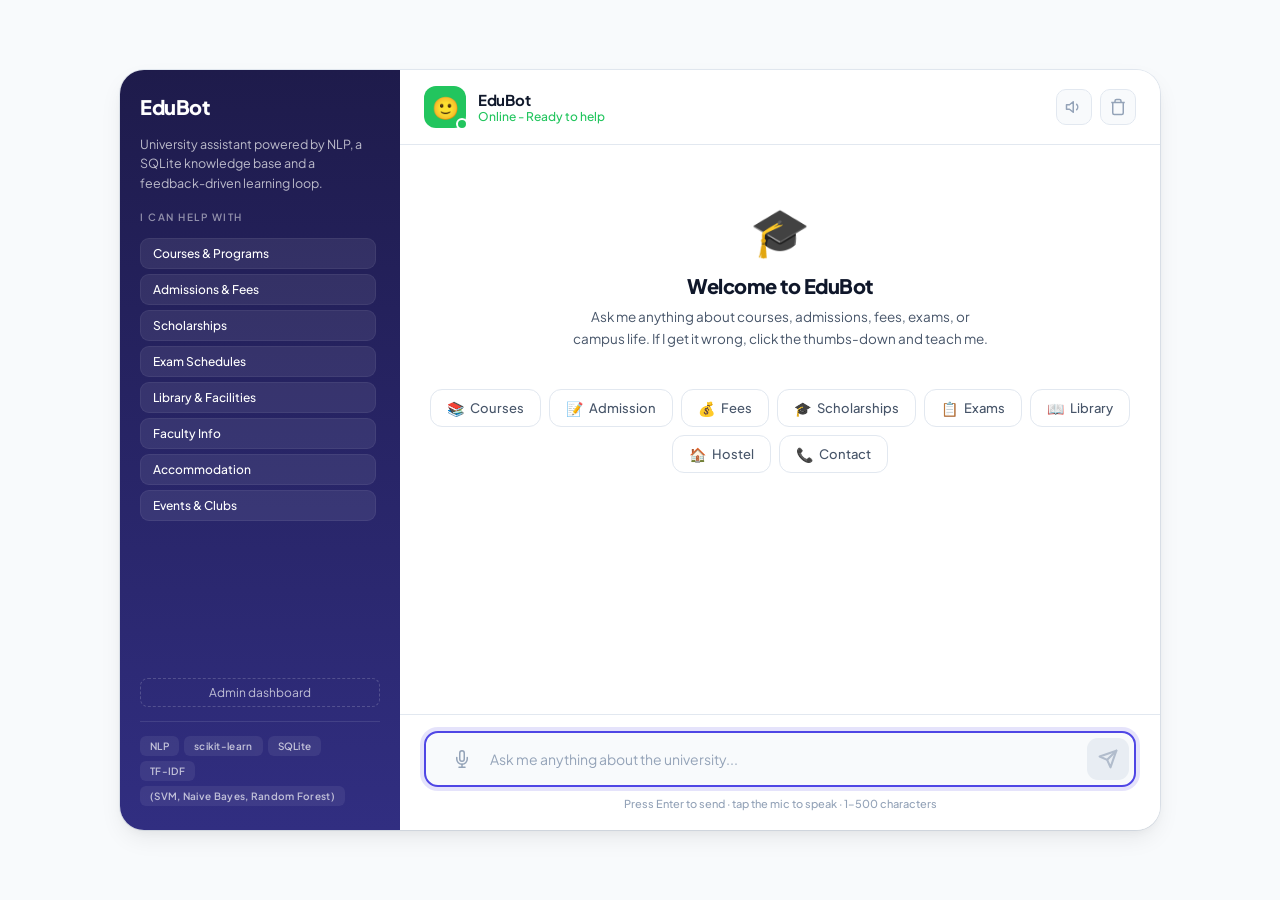
<file: templates/index.html>
<!DOCTYPE html>
<html lang="en">
<head>
    <meta charset="UTF-8">
    <meta name="viewport" content="width=device-width, initial-scale=1.0">
    <title>EduBot - University Assistant</title>
    <link rel="stylesheet" href="/static/style.css">
    <link rel="preconnect" href="https://fonts.googleapis.com">
    <link href="https://fonts.googleapis.com/css2?family=Plus+Jakarta+Sans:wght@400;500;600;700;800&display=swap" rel="stylesheet">
</head>
<body>
    <div class="app-wrapper">

        <!-- Sidebar -->
        <div class="sidebar">
            <div class="sidebar-logo">
                <span class="logo-text">EduBot</span>
            </div>
            <p class="sidebar-desc">University assistant powered by NLP, a SQLite knowledge base and a feedback-driven learning loop.</p>

            <div class="sidebar-topics">
                <p class="topics-label">I can help with</p>
                <button type="button" class="topic-tag" onclick="sendQuickMessage('What courses do you offer?')">Courses &amp; Programs</button>
                <button type="button" class="topic-tag" onclick="sendQuickMessage('How do I apply for admission and what are the fees?')">Admissions &amp; Fees</button>
                <button type="button" class="topic-tag" onclick="sendQuickMessage('Tell me about scholarships')">Scholarships</button>
                <button type="button" class="topic-tag" onclick="sendQuickMessage('When are the exams?')">Exam Schedules</button>
                <button type="button" class="topic-tag" onclick="sendQuickMessage('Tell me about the library')">Library &amp; Facilities</button>
                <button type="button" class="topic-tag" onclick="sendQuickMessage('Tell me about the faculty')">Faculty Info</button>
                <button type="button" class="topic-tag" onclick="sendQuickMessage('Is hostel accommodation available?')">Accommodation</button>
                <button type="button" class="topic-tag" onclick="sendQuickMessage('What events are coming up?')">Events &amp; Clubs</button>
            </div>

            <div class="sidebar-actions">
                <a class="sidebar-link" href="/admin" target="_blank">Admin dashboard</a>
            </div>

            <div class="sidebar-footer">
                <div class="tech-badge">NLP</div>
                <div class="tech-badge">scikit-learn</div>
                <div class="tech-badge">SQLite</div>
                <div class="tech-badge">TF-IDF</div>
                <div class="tech-badge">(SVM, Naive Bayes, Random Forest)</div>
            </div>
        </div>

        <!-- Chat Area -->
        <div class="chat-container">
            <div class="chat-header">
                <div class="header-left">
                    <div class="header-avatar mood-happy" id="headerAvatar">
                        <span class="mood-face" id="botAvatarFace">&#128578;</span>
                        <div class="status-dot"></div>
                    </div>
                    <div class="header-text">
                        <h1>EduBot</h1>
                        <p id="botMoodLabel">Online - Ready to help</p>
                    </div>
                </div>
                <div class="header-actions">
                    <button class="header-btn" id="ttsToggle" onclick="toggleTts()" title="Read replies aloud" aria-label="Toggle text to speech" aria-pressed="false">
                        <svg width="18" height="18" viewBox="0 0 24 24" fill="none" stroke="currentColor" stroke-width="2" stroke-linecap="round" stroke-linejoin="round"><polygon points="11 5 6 9 2 9 2 15 6 15 11 19 11 5"/><path d="M15.54 8.46a5 5 0 010 7.07"/></svg>
                    </button>
                    <button class="header-btn" onclick="clearChat()" title="Clear chat" aria-label="Clear chat">
                        <svg width="18" height="18" viewBox="0 0 24 24" fill="none" stroke="currentColor" stroke-width="2"><path d="M3 6h18M19 6v14a2 2 0 01-2 2H7a2 2 0 01-2-2V6m3 0V4a2 2 0 012-2h4a2 2 0 012 2v2"/></svg>
                    </button>
                </div>
            </div>

            <div class="chat-messages" id="chatMessages">
                <div class="welcome-card">
                    <div class="welcome-emoji">&#127891;</div>
                    <h2>Welcome to EduBot</h2>
                    <p>Ask me anything about courses, admissions, fees, exams, or campus life. If I get it wrong, click the thumbs-down and teach me.</p>
                </div>

                <div class="quick-actions" id="quickActions">
                    <button class="quick-btn" onclick="sendQuickMessage('What courses do you offer?')"><span class="quick-icon">&#128218;</span> Courses</button>
                    <button class="quick-btn" onclick="sendQuickMessage('How do I apply for admission?')"><span class="quick-icon">&#128221;</span> Admission</button>
                    <button class="quick-btn" onclick="sendQuickMessage('What are the fees?')"><span class="quick-icon">&#128176;</span> Fees</button>
                    <button class="quick-btn" onclick="sendQuickMessage('Tell me about scholarships')"><span class="quick-icon">&#127891;</span> Scholarships</button>
                    <button class="quick-btn" onclick="sendQuickMessage('When are the exams?')"><span class="quick-icon">&#128203;</span> Exams</button>
                    <button class="quick-btn" onclick="sendQuickMessage('Library hours')"><span class="quick-icon">&#128214;</span> Library</button>
                    <button class="quick-btn" onclick="sendQuickMessage('Is hostel available?')"><span class="quick-icon">&#127968;</span> Hostel</button>
                    <button class="quick-btn" onclick="sendQuickMessage('How to contact admin?')"><span class="quick-icon">&#128222;</span> Contact</button>
                </div>
            </div>

            <div class="chat-input-area">
                <div class="input-wrapper">
                    <button id="micBtn" class="mic-btn" type="button" onclick="toggleVoiceInput()" title="Speak your question" aria-label="Voice input" aria-pressed="false">
                        <svg width="18" height="18" viewBox="0 0 24 24" fill="none" stroke="currentColor" stroke-width="2" stroke-linecap="round" stroke-linejoin="round"><path d="M12 1a3 3 0 0 0-3 3v8a3 3 0 0 0 6 0V4a3 3 0 0 0-3-3z"/><path d="M19 10v2a7 7 0 0 1-14 0v-2"/><line x1="12" y1="19" x2="12" y2="23"/><line x1="8" y1="23" x2="16" y2="23"/></svg>
                    </button>
                    <input type="text" id="userInput"
                           placeholder="Ask me anything about the university..."
                           autocomplete="off" autofocus
                           maxlength="500"
                           aria-label="Your message"
                           required>
                    <button id="sendBtn" onclick="sendMessage()" aria-label="Send" disabled>
                        <svg width="20" height="20" viewBox="0 0 24 24" fill="none" stroke="currentColor" stroke-width="2.5" stroke-linecap="round" stroke-linejoin="round">
                            <line x1="22" y1="2" x2="11" y2="13"></line>
                            <polygon points="22 2 15 22 11 13 2 9 22 2"></polygon>
                        </svg>
                    </button>
                </div>
                <p class="input-hint">Press Enter to send &middot; tap the mic to speak &middot; 1&ndash;500 characters</p>
            </div>
        </div>
    </div>

    <script src="/static/script.js"></script>
</body>
</html>
</file>
<file: static/style.css>
/* EduBot v3 - chat UI + admin styles */

* { margin: 0; padding: 0; box-sizing: border-box; }

:root {
    --primary: #4f46e5;
    --primary-dark: #4338ca;
    --primary-light: #eef2ff;
    --primary-glow: rgba(79, 70, 229, 0.15);
    --bg: #f8fafc;
    --surface: #ffffff;
    --text: #0f172a;
    --text-secondary: #475569;
    --text-muted: #94a3b8;
    --border: #e2e8f0;
    --border-light: #f1f5f9;
    --bot-bubble: #f1f5f9;
    --user-bubble: #4f46e5;
    --success: #22c55e;
    --warning: #f59e0b;
    --danger: #ef4444;
    --shadow-sm: 0 1px 3px rgba(0,0,0,0.06), 0 1px 2px rgba(0,0,0,0.04);
    --shadow-md: 0 4px 6px -1px rgba(0,0,0,0.07), 0 2px 4px -1px rgba(0,0,0,0.04);
    --shadow-lg: 0 10px 25px -3px rgba(0,0,0,0.08), 0 4px 10px -2px rgba(0,0,0,0.04);
    --radius: 14px;
    --radius-sm: 8px;
    --font: 'Plus Jakarta Sans', -apple-system, BlinkMacSystemFont, sans-serif;
}

body {
    font-family: var(--font);
    background: var(--bg);
    display: flex;
    justify-content: center;
    align-items: center;
    min-height: 100vh;
    color: var(--text);
    padding: 20px;
}

/* ---------- App layout ---------- */

.app-wrapper {
    display: flex;
    width: 100%;
    max-width: 1040px;
    /* Use min() so we never demand more vertical space than the viewport
       provides. Eliminates the "92vh + 40px padding overflows the screen"
       problem on laptops shorter than ~800px. */
    height: min(92vh, 760px);
    min-height: 480px;
    background: var(--surface);
    border-radius: 24px;
    box-shadow: var(--shadow-lg), 0 0 0 1px var(--border);
    overflow: hidden;
}

/* ---------- Sidebar ---------- */

.sidebar {
    width: 280px;
    background: linear-gradient(180deg, #1e1b4b 0%, #312e81 100%);
    color: white;
    padding: 24px 20px;
    display: flex;
    flex-direction: column;
    flex-shrink: 0;
    /* If the inner content exceeds the wrapper height (small laptop
       screens), let the sidebar scroll on its own instead of bleeding
       sections into each other. */
    overflow-y: auto;
    min-height: 0;
}

.sidebar::-webkit-scrollbar { width: 4px; }
.sidebar::-webkit-scrollbar-track { background: transparent; }
.sidebar::-webkit-scrollbar-thumb {
    background: rgba(255, 255, 255, 0.15);
    border-radius: 10px;
}

.sidebar-logo {
    display: flex;
    align-items: center;
    gap: 10px;
    margin-bottom: 16px;
}

.logo-icon {
    width: 40px; height: 40px;
    background: rgba(255,255,255,0.15);
    border-radius: 12px;
    display: flex; align-items: center; justify-content: center;
    font-size: 18px; font-weight: 800;
    backdrop-filter: blur(10px);
    border: 1px solid rgba(255,255,255,0.1);
}

.logo-text { font-size: 20px; font-weight: 800; letter-spacing: -0.5px; }

.version-badge {
    margin-left: auto;
    background: rgba(34, 197, 94, 0.18);
    color: #86efac;
    border: 1px solid rgba(34, 197, 94, 0.3);
    border-radius: 999px;
    font-size: 10px;
    font-weight: 700;
    padding: 3px 8px;
    letter-spacing: 0.4px;
}

.sidebar-desc { font-size: 12.5px; line-height: 1.55; opacity: 0.7; margin-bottom: 18px; }

.topics-label {
    font-size: 10px; text-transform: uppercase; letter-spacing: 1.5px;
    opacity: 0.5; margin-bottom: 10px; font-weight: 600;
}

.sidebar-topics {
    display: flex;
    flex-direction: column;
    gap: 5px;
    /* Don't let the topics list push other sections out of view.
       Take whatever vertical room remains, then scroll the rest. */
    flex: 1 1 auto;
    min-height: 0;
    overflow-y: auto;
    padding-right: 4px;
    margin-bottom: 16px;
}

.sidebar-topics::-webkit-scrollbar { width: 3px; }
.sidebar-topics::-webkit-scrollbar-thumb {
    background: rgba(255, 255, 255, 0.18);
    border-radius: 10px;
}

.topic-tag {
    padding: 7px 12px;
    background: rgba(255,255,255,0.08);
    border-radius: 9px;
    font-size: 12px;
    font-weight: 500;
    border: 1px solid rgba(255,255,255,0.06);
    transition: background 0.2s, transform 0.15s, border-color 0.2s;
    flex-shrink: 0;
    /* button reset */
    color: inherit;
    font-family: inherit;
    text-align: left;
    cursor: pointer;
    width: 100%;
    display: block;
}
.topic-tag:hover {
    background: rgba(255,255,255,0.16);
    border-color: rgba(255,255,255,0.22);
    transform: translateX(2px);
}
.topic-tag:active { transform: translateX(2px) scale(0.98); }
.topic-tag:focus-visible {
    outline: 2px solid rgba(255,255,255,0.5);
    outline-offset: 2px;
}

.sidebar-actions {
    display: flex; flex-direction: column; gap: 8px;
    margin-top: 0;
    flex-shrink: 0;
}

.sidebar-btn {
    background: rgba(255,255,255,0.12);
    border: 1px solid rgba(255,255,255,0.18);
    color: white;
    border-radius: 10px;
    padding: 10px;
    font-size: 13px;
    font-weight: 600;
    cursor: pointer;
    transition: background 0.2s;
    font-family: inherit;
}
.sidebar-btn:hover { background: rgba(255,255,255,0.2); }

.sidebar-link {
    text-align: center;
    color: rgba(255,255,255,0.7);
    text-decoration: none;
    font-size: 12px;
    padding: 6px;
    border-radius: 8px;
    border: 1px dashed rgba(255,255,255,0.18);
}
.sidebar-link:hover { color: white; background: rgba(255,255,255,0.05); }

.sidebar-footer {
    display: flex; flex-wrap: wrap; gap: 5px;
    margin-top: 14px; padding-top: 14px;
    border-top: 1px solid rgba(255,255,255,0.1);
    flex-shrink: 0;
}

.tech-badge {
    padding: 4px 10px;
    background: rgba(255,255,255,0.1);
    border-radius: 6px;
    font-size: 10px;
    font-weight: 600;
    letter-spacing: 0.3px;
    opacity: 0.7;
}

/* ---------- Chat container ---------- */

.chat-container { flex: 1; display: flex; flex-direction: column; min-width: 0; }

.chat-header {
    display: flex; align-items: center; justify-content: space-between;
    padding: 16px 24px;
    border-bottom: 1px solid var(--border);
    background: var(--surface);
}

.header-left { display: flex; align-items: center; gap: 12px; }

.header-avatar {
    width: 42px; height: 42px;
    background: var(--primary);
    border-radius: 12px;
    display: flex; align-items: center; justify-content: center;
    font-size: 16px; font-weight: 800; color: white;
    position: relative;
}

.status-dot {
    position: absolute; bottom: -2px; right: -2px;
    width: 12px; height: 12px;
    background: var(--success);
    border-radius: 50%;
    border: 2.5px solid var(--surface);
}

.header-text h1 { font-size: 15px; font-weight: 700; letter-spacing: -0.3px; }
.header-text p  { font-size: 12px; color: var(--success); font-weight: 500; }

.header-btn {
    width: 36px; height: 36px;
    background: var(--bg); border: 1px solid var(--border);
    border-radius: 10px; cursor: pointer;
    display: flex; align-items: center; justify-content: center;
    color: var(--text-muted); transition: all 0.15s;
}
.header-btn:hover { background: var(--border-light); color: var(--text-secondary); }
.header-btn.is-active {
    background: var(--primary-light);
    border-color: var(--primary);
    color: var(--primary);
}
.header-actions { display: flex; gap: 8px; align-items: center; }

/* ---------- Mood avatar (emotional intelligence) ---------- */
/* The avatar swaps face + colour based on the bot's confidence in
   the last reply. high (>=0.7 or DB answer) -> happy; medium -> neutral;
   low / fallback -> confused. Styled with a transition so the swap is
   visible to the user. */
.header-avatar { transition: background 0.35s ease, transform 0.25s ease; }
.header-avatar.mood-happy    { background: var(--success); }
.header-avatar.mood-neutral  { background: var(--warning); }
.header-avatar.mood-confused { background: var(--danger); }
.header-avatar.mood-thinking { background: var(--text-secondary); }
.header-avatar.is-bouncing { transform: scale(1.08); }
.mood-face { font-size: 22px; line-height: 1; }
.bot-message .message-avatar .mood-face { font-size: 16px; }
.bot-message .message-avatar.mood-happy    { background: var(--success); }
.bot-message .message-avatar.mood-neutral  { background: var(--warning); }
.bot-message .message-avatar.mood-confused { background: var(--danger); }

/* ---------- Messages ---------- */

.chat-messages {
    flex: 1; overflow-y: auto; padding: 24px;
    display: flex; flex-direction: column; gap: 16px;
    scroll-behavior: smooth;
}
.chat-messages::-webkit-scrollbar { width: 4px; }
.chat-messages::-webkit-scrollbar-thumb { background: var(--border); border-radius: 10px; }

.welcome-card { text-align: center; padding: 30px 20px 20px; }
.welcome-emoji { font-size: 48px; margin-bottom: 12px; }
.welcome-card h2 {
    font-size: 20px; font-weight: 800; margin-bottom: 8px; letter-spacing: -0.5px;
}
.welcome-card p {
    font-size: 13.5px; color: var(--text-secondary);
    line-height: 1.6; max-width: 420px; margin: 0 auto;
}

.quick-actions {
    display: flex; flex-wrap: wrap; gap: 8px;
    justify-content: center; padding: 4px 0 8px;
}

.quick-btn {
    padding: 9px 16px;
    background: var(--surface);
    border: 1.5px solid var(--border);
    border-radius: 12px;
    font-size: 13px; font-family: var(--font);
    color: var(--text-secondary);
    cursor: pointer; transition: all 0.2s; font-weight: 500;
    display: flex; align-items: center; gap: 6px;
}
.quick-btn:hover {
    background: var(--primary-light); border-color: var(--primary);
    color: var(--primary); transform: translateY(-1px); box-shadow: var(--shadow-sm);
}
.quick-icon { font-size: 14px; }

.message {
    display: flex; gap: 10px; max-width: 86%;
    animation: slideIn 0.3s ease;
}
@keyframes slideIn {
    from { opacity: 0; transform: translateY(8px); }
    to   { opacity: 1; transform: translateY(0); }
}

.bot-message  { align-self: flex-start; }
.user-message { align-self: flex-end; flex-direction: row-reverse; }

.message-avatar {
    width: 32px; height: 32px;
    border-radius: 10px;
    display: flex; align-items: center; justify-content: center;
    flex-shrink: 0; font-weight: 700; font-size: 12px;
}
.bot-message  .message-avatar { background: var(--primary); color: white; }
.user-message .message-avatar { background: var(--text); color: white; }

.message-content { display: flex; flex-direction: column; gap: 4px; }

.message-bubble {
    padding: 12px 16px;
    border-radius: var(--radius);
    font-size: 13.5px;
    line-height: 1.6;
    white-space: pre-line;
}
.bot-message .message-bubble {
    background: var(--bot-bubble); color: var(--text);
    border-top-left-radius: 4px;
    border: 1px solid var(--border-light);
}
.user-message .message-bubble {
    background: var(--user-bubble); color: white;
    border-top-right-radius: 4px;
}

.message-time {
    font-size: 10.5px; color: var(--text-muted);
    padding: 0 4px; font-weight: 500;
}
.user-message .message-time { text-align: right; }

.message-meta {
    display: flex; align-items: center; gap: 8px;
    padding: 0 4px; flex-wrap: wrap;
}

.confidence-badge {
    font-size: 10px; padding: 2px 7px;
    border-radius: 6px; font-weight: 600; letter-spacing: 0.2px;
}
.confidence-high   { background: #dcfce7; color: #166534; }
.confidence-medium { background: #fef9c3; color: #854d0e; }
.confidence-low    { background: #fee2e2; color: #991b1b; }

.source-badge {
    font-size: 9.5px;
    padding: 2px 7px;
    border-radius: 6px;
    font-weight: 700;
    letter-spacing: 0.5px;
    text-transform: uppercase;
}
.source-database { background: #e0f2fe; color: #075985; }
.source-static   { background: #f1f5f9; color: #475569; }
.source-fallback { background: #fee2e2; color: #991b1b; }

/* ---------- Feedback row ---------- */

.feedback-row {
    display: flex; align-items: center; gap: 8px;
    padding: 6px 4px 0 4px; flex-wrap: wrap;
}
.feedback-prompt {
    font-size: 11px;
    color: var(--text-muted);
    font-weight: 500;
}
.feedback-btn {
    background: var(--bg);
    border: 1px solid var(--border);
    border-radius: 8px;
    padding: 4px 10px;
    font-size: 13px;
    cursor: pointer;
    font-family: inherit;
    transition: all 0.15s;
}
.feedback-btn:hover {
    background: var(--primary-light);
    border-color: var(--primary);
}
.feedback-save {
    background: var(--primary);
    color: white;
    border-color: var(--primary);
    font-size: 11px;
    font-weight: 600;
}
.feedback-save:hover { background: var(--primary-dark); color: white; }

.feedback-select {
    font-size: 11px;
    padding: 4px 8px;
    border: 1px solid var(--border);
    border-radius: 8px;
    background: var(--surface);
    font-family: inherit;
    color: var(--text);
}

.feedback-thanks {
    font-size: 11px;
    color: var(--success);
    font-weight: 600;
}

/* ---------- Typing indicator ---------- */

.typing-indicator {
    display: flex; gap: 5px;
    padding: 14px 18px;
    background: var(--bot-bubble);
    border-radius: var(--radius);
    border-top-left-radius: 4px;
    border: 1px solid var(--border-light);
    width: fit-content;
}
.typing-indicator span {
    width: 6px; height: 6px;
    background: var(--text-muted);
    border-radius: 50%;
    animation: bounce 1.4s infinite;
}
.typing-indicator span:nth-child(2) { animation-delay: 0.15s; }
.typing-indicator span:nth-child(3) { animation-delay: 0.3s; }
@keyframes bounce {
    0%, 60%, 100% { transform: translateY(0); opacity: 0.3; }
    30%           { transform: translateY(-6px); opacity: 1; }
}

/* ---------- Input ---------- */

.chat-input-area {
    padding: 16px 24px 20px;
    border-top: 1px solid var(--border);
    background: var(--surface);
    position: relative;          /* anchor for the toast container */
}

.input-wrapper {
    display: flex; gap: 10px; align-items: center;
    background: var(--bg);
    border-radius: 14px;
    padding: 5px 5px 5px 18px;
    border: 2px solid var(--border);
    transition: all 0.2s;
}
.input-wrapper:focus-within {
    border-color: var(--primary);
    box-shadow: 0 0 0 4px var(--primary-glow);
}

#userInput {
    flex: 1; border: none; outline: none; background: none;
    font-size: 14px; font-family: var(--font);
    color: var(--text); padding: 10px 0; font-weight: 500;
}
#userInput::placeholder { color: var(--text-muted); font-weight: 400; }

.mic-btn {
    width: 36px; height: 36px;
    background: transparent; color: var(--text-muted);
    border: none; border-radius: 10px;
    cursor: pointer;
    display: flex; align-items: center; justify-content: center;
    transition: all 0.15s; flex-shrink: 0;
}
.mic-btn:hover { background: var(--border-light); color: var(--primary); }
.mic-btn.is-listening {
    color: var(--danger); background: #fee2e2;
    animation: micPulse 1.1s ease-in-out infinite;
}
.mic-btn.is-disabled { opacity: 0.4; cursor: not-allowed; }
@keyframes micPulse {
    0%, 100% { box-shadow: 0 0 0 0 rgba(239, 68, 68, 0.45); }
    50%      { box-shadow: 0 0 0 6px rgba(239, 68, 68, 0); }
}

#sendBtn {
    width: 42px; height: 42px;
    background: var(--primary); color: white;
    border: none; border-radius: 11px;
    cursor: pointer;
    display: flex; align-items: center; justify-content: center;
    transition: all 0.15s; flex-shrink: 0;
}
#sendBtn:hover:not(:disabled)  { background: var(--primary-dark); transform: scale(1.04); }
#sendBtn:active:not(:disabled) { transform: scale(0.96); }
#sendBtn:disabled,
#sendBtn.is-disabled {
    background: var(--border);
    color: var(--text-muted);
    cursor: not-allowed;
    opacity: 0.7;
}

/* Brief shake when the user tries to send invalid input. */
@keyframes inputShake {
    0%, 100% { transform: translateX(0); }
    25%      { transform: translateX(-4px); }
    75%      { transform: translateX(4px); }
}
.input-error {
    animation: inputShake 0.25s ease;
}
.input-wrapper:has(.input-error),
.input-wrapper.input-error-wrapper {
    border-color: var(--danger);
    box-shadow: 0 0 0 4px rgba(239, 68, 68, 0.12);
}

.input-hint {
    text-align: center; font-size: 11px;
    color: var(--text-muted); margin-top: 10px; font-weight: 500;
}

/* ---------- Inline input warning ---------- */
/* Anchored to the chat-input-area so the warning shows right above the
   text box where the user typed - more contextual than a corner toast. */

.toast-container {
    position: absolute;
    /* Sit just above the input-wrapper, with a small gap so the
       warning visually points down at the input. */
    left: 24px;
    right: 24px;
    bottom: calc(100% - 8px);
    display: flex;
    flex-direction: column-reverse;     /* newest toast closest to the input */
    gap: 8px;
    z-index: 50;
    pointer-events: none;
}

.toast {
    display: flex;
    align-items: flex-start;
    gap: 10px;
    padding: 10px 10px 10px 12px;
    border-radius: 12px;
    background: var(--surface);
    border: 1px solid var(--border);
    box-shadow:
        0 12px 28px -10px rgba(15, 23, 42, 0.18),
        0 3px 8px -2px rgba(15, 23, 42, 0.06);
    pointer-events: auto;
    opacity: 0;
    transform: translateY(10px) scale(0.98);
    transition: opacity 0.2s ease, transform 0.2s ease;
    font-family: var(--font);
    font-size: 12.5px;
    line-height: 1.45;
    color: var(--text);
}

.toast-show { opacity: 1; transform: translateY(0) scale(1); }
.toast-hide { opacity: 0; transform: translateY(10px) scale(0.98); }

.toast-icon {
    flex-shrink: 0;
    width: 26px; height: 26px;
    display: flex; align-items: center; justify-content: center;
    border-radius: 8px;
    font-size: 14px;
    font-weight: 700;
    line-height: 1;
}

.toast-text {
    flex: 1;
    color: var(--text);
    font-weight: 500;
    padding-top: 4px;
}

.toast-close {
    flex-shrink: 0;
    background: transparent;
    border: none;
    cursor: pointer;
    width: 24px; height: 24px;
    border-radius: 6px;
    font-size: 18px;
    line-height: 1;
    color: var(--text-muted);
    font-family: inherit;
    transition: background 0.15s, color 0.15s;
    padding: 0;
    margin-top: 2px;
}
.toast-close:hover {
    background: var(--bg);
    color: var(--text);
}

/* Variants - left accent bar + tinted icon */
.toast-warning {
    border-left: 4px solid var(--warning);
    background: linear-gradient(0deg, var(--surface), var(--surface)),
                linear-gradient(0deg, rgba(245, 158, 11, 0.06), rgba(245, 158, 11, 0.06));
    background-blend-mode: normal;
}
.toast-warning .toast-icon {
    background: rgba(245, 158, 11, 0.15);
    color: var(--warning);
}

.toast-error {
    border-left: 4px solid var(--danger);
}
.toast-error .toast-icon {
    background: rgba(239, 68, 68, 0.15);
    color: var(--danger);
}

.toast-info {
    border-left: 4px solid var(--primary);
}
.toast-info .toast-icon {
    background: var(--primary-light);
    color: var(--primary);
}

@media (max-width: 480px) {
    .toast-container { left: 12px; right: 12px; }
    .toast { font-size: 12px; padding: 8px 10px; }
}

/* ---------- Modal (teach the bot) ---------- */

.modal-backdrop {
    position: fixed; inset: 0;
    background: rgba(15, 23, 42, 0.6);
    display: flex; align-items: center; justify-content: center;
    z-index: 1000;
    backdrop-filter: blur(2px);
    padding: 16px;
}
.modal-backdrop[hidden] { display: none; }

.modal {
    background: var(--surface);
    border-radius: 16px;
    padding: 24px;
    width: min(440px, 100%);
    /* Phones in landscape can have very little vertical room; let the
       modal body scroll instead of clipping the action buttons. */
    max-height: calc(100vh - 32px);
    overflow-y: auto;
    box-shadow: var(--shadow-lg);
    display: flex; flex-direction: column; gap: 8px;
}
.modal-header {
    display: flex; align-items: center; justify-content: space-between;
}
.modal-header h3 { font-size: 17px; font-weight: 800; letter-spacing: -0.3px; }
.modal-close {
    background: none; border: none; cursor: pointer;
    font-size: 22px; color: var(--text-muted);
    line-height: 1;
}
.modal-subtitle {
    font-size: 12.5px;
    color: var(--text-secondary);
    margin-bottom: 8px;
    line-height: 1.5;
}
.modal-label {
    font-size: 11px; font-weight: 600;
    color: var(--text-muted); text-transform: uppercase;
    letter-spacing: 0.5px;
    margin-top: 8px;
}
.modal input[type="text"],
.modal select {
    width: 100%;
    padding: 10px 12px;
    border: 1.5px solid var(--border);
    border-radius: 10px;
    font-size: 13.5px;
    font-family: inherit;
    background: var(--surface);
    color: var(--text);
    transition: border-color 0.15s;
}
.modal input[type="text"]:focus,
.modal select:focus {
    outline: none;
    border-color: var(--primary);
    box-shadow: 0 0 0 3px var(--primary-glow);
}

.modal-actions {
    display: flex; justify-content: flex-end; gap: 8px;
    margin-top: 12px;
}
.btn-primary, .btn-secondary {
    padding: 9px 18px;
    border-radius: 10px;
    font-size: 13px;
    font-weight: 600;
    cursor: pointer;
    border: 1.5px solid transparent;
    font-family: inherit;
    text-decoration: none;
    transition: all 0.15s;
}
.btn-primary {
    background: var(--primary); color: white; border-color: var(--primary);
}
.btn-primary:hover { background: var(--primary-dark); border-color: var(--primary-dark); }
.btn-secondary {
    background: var(--bg); color: var(--text-secondary);
    border-color: var(--border);
}
.btn-secondary:hover { background: var(--border-light); }

.modal-status {
    font-size: 12px;
    color: var(--text-secondary);
    margin-top: 6px;
    min-height: 16px;
}

.modal-counter {
    align-self: flex-end;
    font-size: 10.5px;
    color: var(--text-muted);
    margin-top: -4px;
    font-variant-numeric: tabular-nums;
    transition: color 0.15s;
}
.modal-counter.counter-warn  { color: var(--warning); font-weight: 600; }
.modal-counter.counter-error { color: var(--danger);  font-weight: 700; }

/* ---------- Admin page ---------- */

.admin-body {
    display: block; padding: 0; background: var(--bg);
}

.admin-container {
    max-width: 1100px;
    margin: 0 auto;
    padding: 32px 24px 80px;
}

.admin-header {
    display: flex; align-items: center; justify-content: space-between;
    margin-bottom: 32px; gap: 16px; flex-wrap: wrap;
}
.admin-header h1 { font-size: 24px; font-weight: 800; letter-spacing: -0.5px; }
.admin-header p  { color: var(--text-secondary); font-size: 13px; }

.admin-section {
    background: var(--surface);
    border: 1px solid var(--border);
    border-radius: 16px;
    padding: 24px;
    margin-bottom: 20px;
    box-shadow: var(--shadow-sm);
}
.admin-section h2 {
    font-size: 16px; font-weight: 700;
    margin-bottom: 12px; letter-spacing: -0.2px;
}
.admin-section p { color: var(--text-secondary); font-size: 13px; line-height: 1.6; margin-bottom: 12px; }

.stat-grid {
    display: grid;
    grid-template-columns: repeat(auto-fill, minmax(140px, 1fr));
    gap: 12px;
}
.stat-card {
    background: var(--bg);
    border: 1px solid var(--border);
    border-radius: 12px;
    padding: 14px;
    display: flex; flex-direction: column; gap: 4px;
}
.stat-value {
    font-size: 22px; font-weight: 800;
    color: var(--primary); letter-spacing: -0.5px;
}
.stat-label {
    font-size: 11px;
    color: var(--text-muted);
    text-transform: capitalize;
    font-weight: 500;
}

.admin-table {
    width: 100%; border-collapse: collapse;
    font-size: 12.5px;
}
.admin-table th, .admin-table td {
    text-align: left; padding: 8px 10px;
    border-bottom: 1px solid var(--border-light);
    vertical-align: top;
}
.admin-table th {
    background: var(--bg);
    font-weight: 700; color: var(--text-secondary);
    text-transform: uppercase;
    letter-spacing: 0.3px;
    font-size: 10.5px;
}
.admin-table code {
    background: var(--primary-light);
    color: var(--primary);
    padding: 1px 6px; border-radius: 5px;
    font-size: 11px;
}
.row-bad td  { background: rgba(254, 226, 226, 0.4); }
.row-good td { background: rgba(220, 252, 231, 0.3); }
.empty-msg   { font-style: italic; color: var(--text-muted); }

/* ---------- Pending suggestions / admin teach form ---------- */

.section-badge {
    display: inline-block;
    margin-left: 8px;
    background: var(--warning);
    color: white;
    font-size: 12px;
    font-weight: 700;
    padding: 2px 9px;
    border-radius: 999px;
    vertical-align: middle;
}

.btn-mini {
    border: 1px solid var(--border);
    background: var(--surface);
    border-radius: 8px;
    padding: 5px 10px;
    font-size: 12px;
    font-weight: 600;
    font-family: inherit;
    cursor: pointer;
    margin-right: 4px;
    transition: all 0.15s;
}
.btn-mini:hover { transform: translateY(-1px); box-shadow: var(--shadow-sm); }
.btn-approve {
    border-color: var(--success);
    color: var(--success);
}
.btn-approve:hover { background: var(--success); color: white; }
.btn-discard {
    border-color: var(--danger);
    color: var(--danger);
}
.btn-discard:hover { background: var(--danger); color: white; }

.teach-form {
    display: flex;
    flex-direction: column;
    gap: 12px;
    max-width: 520px;
}
.teach-form-row {
    display: flex;
    flex-direction: column;
    gap: 4px;
}
.teach-form input[type="text"],
.teach-form select {
    width: 100%;
    padding: 9px 12px;
    border: 1.5px solid var(--border);
    border-radius: 10px;
    font-size: 13.5px;
    font-family: inherit;
    background: var(--surface);
    color: var(--text);
    transition: border-color 0.15s;
}
.teach-form input[type="text"]:focus,
.teach-form select:focus {
    outline: none;
    border-color: var(--primary);
    box-shadow: 0 0 0 3px var(--primary-glow);
}
.teach-form .modal-counter { align-self: flex-end; }
.teach-form .btn-primary { align-self: flex-start; }

/* ---------- Responsive ---------- */

/* Short laptops (e.g. 1366x768): tighten paddings so the sidebar stops
   scrolling vertically and the chat input stays in view. */
@media (max-height: 760px) {
    body { padding: 12px; }
    .app-wrapper { height: calc(100vh - 24px); }
    .sidebar { padding: 18px 16px; }
    .sidebar-desc { margin-bottom: 14px; }
    .welcome-card { padding: 16px 16px 8px; }
    .welcome-emoji { font-size: 36px; }
    .welcome-card h2 { font-size: 17px; }
    .welcome-card p { font-size: 12.5px; }
    .chat-messages { padding: 18px; }
    .chat-input-area { padding: 12px 18px 14px; }
}

/* Tablet / small-laptop width: shrink the sidebar so the chat keeps
   enough horizontal room for messages. */
@media (max-width: 960px) and (min-width: 769px) {
    body { padding: 12px; }
    .app-wrapper { max-width: 100%; }
    .sidebar { width: 230px; padding: 20px 14px; }
    .sidebar-desc { font-size: 12px; margin-bottom: 14px; }
    .topic-tag { font-size: 11.5px; padding: 6px 10px; }
    .logo-text { font-size: 18px; }
    .sidebar-btn { font-size: 12px; padding: 8px; }
}

/* Phone: stack the sidebar above the chat as a horizontal strip so the
   user keeps access to "Teach the bot" + admin without scrolling away. */
@media (max-width: 768px) {
    body { padding: 0; align-items: stretch; }
    .app-wrapper {
        flex-direction: column;
        width: 100%;
        max-width: none;
        height: 100vh;
        min-height: 100vh;
        border-radius: 0;
        box-shadow: none;
    }
    .sidebar {
        width: 100%;
        padding: 12px 16px;
        flex-direction: row;
        flex-wrap: wrap;
        gap: 10px;
        align-items: center;
        overflow-y: visible;
        border-bottom: 1px solid rgba(255,255,255,0.1);
    }
    .sidebar-logo { margin: 0; flex: 1; min-width: 130px; }
    .sidebar-desc,
    .sidebar-topics,
    .topics-label,
    .sidebar-footer { display: none; }
    .sidebar-actions {
        flex-direction: row;
        gap: 6px;
        margin: 0;
    }
    .sidebar-btn { padding: 6px 12px; font-size: 12px; }
    .sidebar-link { padding: 6px 12px; font-size: 11px; border-style: solid; }

    .chat-container { flex: 1; min-height: 0; }
    .chat-header { padding: 12px 16px; }
    .header-avatar { width: 36px; height: 36px; }
    .chat-messages { padding: 14px; gap: 12px; }
    .quick-actions { padding: 0 4px 4px; }
    .quick-btn { padding: 7px 12px; font-size: 12px; }
    .message { max-width: 92%; }
    .message-bubble { font-size: 13px; padding: 10px 14px; }
    .chat-input-area { padding: 10px 14px 14px; }
    #userInput { font-size: 14px; }
}

/* Very small phones (≤380px): drop a couple more sidebar bits so the
   logo and action buttons fit on one row. */
@media (max-width: 380px) {
    .version-badge { display: none; }
    .sidebar-link { display: none; }
    .quick-btn { padding: 6px 10px; font-size: 11.5px; }
}

/* Admin page also needs help at small widths - tables overflow. */
@media (max-width: 720px) {
    .admin-container { padding: 20px 14px 60px; }
    .admin-header { flex-direction: column; align-items: flex-start; gap: 10px; }
    .admin-section { padding: 18px; overflow-x: auto; }
    .admin-table { min-width: 540px; }
    .stat-grid { grid-template-columns: repeat(auto-fill, minmax(120px, 1fr)); }
    .stat-value { font-size: 18px; }
}
</file>
